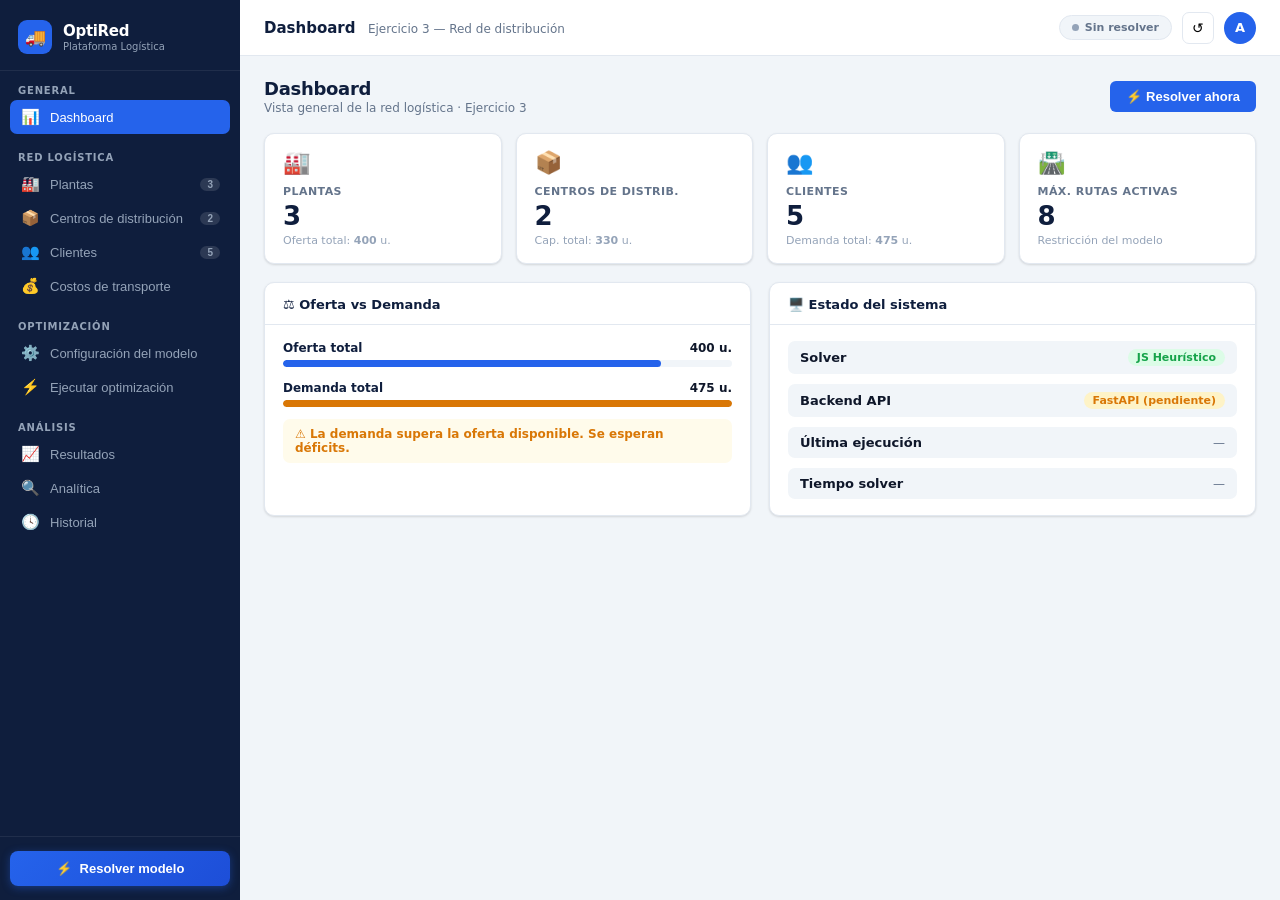
<file: optired-platform.html>
<!DOCTYPE html>
<html lang="es">
<head>
<meta charset="UTF-8">
<meta name="viewport" content="width=device-width, initial-scale=1.0">
<title>OptiRed — Plataforma Logística</title>
<style>
*, *::before, *::after { margin: 0; padding: 0; box-sizing: border-box; }

:root {
  --navy:       #0f1e3d;
  --navy-2:     #172444;
  --navy-3:     #1e2f52;
  --blue:       #2563eb;
  --blue-h:     #1d4ed8;
  --blue-soft:  #eff6ff;
  --cyan:       #06b6d4;
  --green:      #16a34a;
  --green-soft: #f0fdf4;
  --amber:      #d97706;
  --amber-soft: #fffbeb;
  --red:        #dc2626;
  --red-soft:   #fef2f2;
  --purple:     #7c3aed;
  --purple-soft:#f5f3ff;

  --surface:    #ffffff;
  --bg:         #f1f5f9;
  --border:     #e2e8f0;
  --border-2:   #cbd5e1;

  --text:       #0f172a;
  --text-2:     #334155;
  --text-3:     #64748b;
  --text-4:     #94a3b8;

  --sidebar-w:  240px;
  --topbar-h:   56px;

  --radius:     10px;
  --radius-sm:  6px;
  --shadow:     0 1px 3px rgba(0,0,0,.08), 0 1px 2px rgba(0,0,0,.06);
  --shadow-md:  0 4px 16px rgba(0,0,0,.10);
}

body {
  font-family: 'Segoe UI', system-ui, -apple-system, sans-serif;
  background: var(--bg);
  color: var(--text);
  display: flex;
  height: 100vh;
  overflow: hidden;
  font-size: 14px;
}

/* ── SCROLLBAR ──────────────────────────────── */
::-webkit-scrollbar { width: 5px; height: 5px; }
::-webkit-scrollbar-track { background: transparent; }
::-webkit-scrollbar-thumb { background: var(--border-2); border-radius: 10px; }

/* ── SIDEBAR ────────────────────────────────── */
.sidebar {
  width: var(--sidebar-w);
  background: var(--navy);
  display: flex;
  flex-direction: column;
  flex-shrink: 0;
  overflow-y: auto;
  z-index: 20;
}

.sidebar-logo {
  padding: 20px 18px 16px;
  border-bottom: 1px solid rgba(255,255,255,.07);
  display: flex;
  align-items: center;
  gap: 11px;
}
.logo-mark {
  width: 34px; height: 34px;
  background: var(--blue);
  border-radius: 9px;
  display: flex; align-items: center; justify-content: center;
  font-size: 17px;
  flex-shrink: 0;
}
.logo-name { color: #fff; font-size: 15px; font-weight: 800; letter-spacing: -.3px; }
.logo-tagline { color: var(--text-4); font-size: 10px; font-weight: 500; margin-top: 1px; }

.nav-group { padding: 14px 10px 4px; }
.nav-label {
  font-size: 10px; font-weight: 700; color: var(--text-4);
  text-transform: uppercase; letter-spacing: .08em;
  padding: 0 8px; margin-bottom: 4px;
}
.nav-item {
  display: flex; align-items: center; gap: 10px;
  padding: 8px 10px; border-radius: 7px;
  cursor: pointer; color: #94a3b8;
  font-size: 13px; font-weight: 500;
  transition: all .13s;
  border: none; background: none; width: 100%; text-align: left;
}
.nav-item:hover { background: rgba(255,255,255,.06); color: #e2e8f0; }
.nav-item.active { background: var(--blue); color: #fff; }
.nav-item .ni { font-size: 15px; width: 20px; text-align: center; flex-shrink: 0; }
.nav-badge {
  margin-left: auto;
  background: rgba(255,255,255,.12);
  color: #94a3b8; font-size: 10px; font-weight: 700;
  padding: 1px 7px; border-radius: 20px;
}
.nav-item.active .nav-badge { background: rgba(255,255,255,.2); color: #fff; }

.sidebar-footer {
  margin-top: auto;
  padding: 14px 10px;
  border-top: 1px solid rgba(255,255,255,.07);
}
.btn-run {
  width: 100%; padding: 10px;
  background: linear-gradient(135deg, var(--blue) 0%, #1d4ed8 100%);
  color: #fff; border: none; border-radius: 8px;
  font-size: 13px; font-weight: 700; cursor: pointer;
  display: flex; align-items: center; justify-content: center; gap: 8px;
  transition: opacity .15s;
  box-shadow: 0 2px 8px rgba(37,99,235,.4);
}
.btn-run:hover { opacity: .9; }
.btn-run:disabled { opacity: .5; cursor: not-allowed; }

/* ── MAIN ───────────────────────────────────── */
.main { flex: 1; display: flex; flex-direction: column; overflow: hidden; min-width: 0; }

/* ── TOPBAR ─────────────────────────────────── */
.topbar {
  height: var(--topbar-h);
  background: var(--surface);
  border-bottom: 1px solid var(--border);
  display: flex; align-items: center;
  padding: 0 24px; gap: 16px;
  flex-shrink: 0;
}
.topbar-title { font-size: 15px; font-weight: 700; color: var(--navy); flex: 1; }
.topbar-sub { font-size: 12px; color: var(--text-3); font-weight: 400; margin-left: 8px; }

.tabs { display: flex; gap: 2px; }
.tab {
  padding: 6px 14px; border-radius: 6px;
  font-size: 12px; font-weight: 600; color: var(--text-3);
  border: none; background: none; cursor: pointer;
  transition: all .13s;
}
.tab:hover { background: var(--bg); color: var(--text-2); }
.tab.active { background: var(--navy); color: #fff; }

.topbar-actions { display: flex; align-items: center; gap: 10px; }
.status-pill {
  display: flex; align-items: center; gap: 6px;
  padding: 5px 12px; border-radius: 20px;
  font-size: 11px; font-weight: 600;
  background: var(--bg); border: 1px solid var(--border);
  color: var(--text-3);
}
.status-dot { width: 7px; height: 7px; border-radius: 50%; background: var(--text-4); }
.status-dot.green { background: var(--green); box-shadow: 0 0 0 3px #dcfce7; }
.status-dot.amber { background: var(--amber); box-shadow: 0 0 0 3px #fef3c7; }
.status-dot.red { background: var(--red); box-shadow: 0 0 0 3px #fee2e2; }

.avatar {
  width: 32px; height: 32px;
  background: var(--blue); border-radius: 50%;
  display: flex; align-items: center; justify-content: center;
  color: #fff; font-size: 13px; font-weight: 700;
}
.btn-icon {
  width: 32px; height: 32px;
  border: 1px solid var(--border); border-radius: 7px;
  background: var(--surface); cursor: pointer;
  display: flex; align-items: center; justify-content: center;
  font-size: 14px; transition: border-color .13s;
}
.btn-icon:hover { border-color: var(--blue); }

/* ── PAGE ───────────────────────────────────── */
.page { display: none; flex: 1; overflow-y: auto; padding: 22px 24px; flex-direction: column; gap: 18px; }
.page.active { display: flex; }

/* ── CARDS / PANELS ─────────────────────────── */
.card {
  background: var(--surface);
  border: 1px solid var(--border);
  border-radius: var(--radius);
  box-shadow: var(--shadow);
}
.card-header {
  padding: 14px 18px 12px;
  border-bottom: 1px solid var(--border);
  display: flex; align-items: center; justify-content: space-between;
  gap: 12px;
}
.card-title { font-size: 13px; font-weight: 700; color: var(--navy); }
.card-body { padding: 16px 18px; }
.card-footer {
  padding: 10px 18px 14px;
  border-top: 1px solid var(--border);
  display: flex; align-items: center; gap: 10px;
}

/* ── GRID ───────────────────────────────────── */
.g2 { display: grid; grid-template-columns: 1fr 1fr; gap: 18px; }
.g3 { display: grid; grid-template-columns: repeat(3,1fr); gap: 14px; }
.g4 { display: grid; grid-template-columns: repeat(4,1fr); gap: 14px; }
.g5 { display: grid; grid-template-columns: repeat(5,1fr); gap: 12px; }

/* ── KPI ────────────────────────────────────── */
.kpi {
  background: var(--surface);
  border: 1px solid var(--border);
  border-radius: var(--radius);
  padding: 16px 18px;
  box-shadow: var(--shadow);
}
.kpi-icon { font-size: 22px; margin-bottom: 10px; }
.kpi-label { font-size: 11px; color: var(--text-3); font-weight: 600; text-transform: uppercase; letter-spacing: .04em; margin-bottom: 5px; }
.kpi-value { font-size: 26px; font-weight: 800; color: var(--navy); letter-spacing: -.5px; line-height: 1; }
.kpi-sub { font-size: 11px; color: var(--text-4); margin-top: 5px; }
.kpi-change { font-size: 11px; font-weight: 700; margin-top: 5px; }
.kpi-change.up { color: var(--green); }
.kpi-change.down { color: var(--red); }

/* ── BADGE ──────────────────────────────────── */
.badge {
  display: inline-flex; align-items: center;
  padding: 2px 9px; border-radius: 20px;
  font-size: 11px; font-weight: 700;
}
.badge-blue   { background: #dbeafe; color: #1d4ed8; }
.badge-green  { background: #dcfce7; color: var(--green); }
.badge-amber  { background: #fef3c7; color: var(--amber); }
.badge-red    { background: #fee2e2; color: var(--red); }
.badge-purple { background: #ede9fe; color: var(--purple); }
.badge-gray   { background: var(--bg); color: var(--text-3); }

/* ── FORMS ──────────────────────────────────── */
.form-grid { display: grid; gap: 12px; }
.form-grid.g2 { grid-template-columns: 1fr 1fr; }
.form-grid.g3 { grid-template-columns: repeat(3,1fr); }
.form-grid.g4 { grid-template-columns: repeat(4,1fr); }

.field { display: flex; flex-direction: column; gap: 5px; }
.field label {
  font-size: 11px; font-weight: 700; color: var(--text-3);
  text-transform: uppercase; letter-spacing: .05em;
}
.field input, .field select, .field textarea {
  padding: 8px 11px;
  border: 1.5px solid var(--border);
  border-radius: var(--radius-sm);
  font-size: 13px; color: var(--text);
  background: var(--bg);
  transition: border-color .13s, background .13s;
  width: 100%;
  font-family: inherit;
}
.field input:focus, .field select:focus, .field textarea:focus {
  outline: none;
  border-color: var(--blue);
  background: var(--surface);
  box-shadow: 0 0 0 3px rgba(37,99,235,.1);
}
.field .hint { font-size: 11px; color: var(--text-4); }
.field .error-msg { font-size: 11px; color: var(--red); display: none; }
.field.has-error input { border-color: var(--red); }
.field.has-error .error-msg { display: block; }

/* ── TABLE ──────────────────────────────────── */
.tbl-wrap { overflow-x: auto; }
table.tbl {
  width: 100%; border-collapse: collapse;
  font-size: 13px;
}
.tbl th {
  background: var(--bg); color: var(--text-3);
  font-size: 11px; font-weight: 700;
  text-transform: uppercase; letter-spacing: .05em;
  padding: 8px 12px; text-align: left;
  border-bottom: 1px solid var(--border);
  white-space: nowrap;
}
.tbl td {
  padding: 9px 12px;
  border-bottom: 1px solid var(--border);
  color: var(--text-2);
  vertical-align: middle;
}
.tbl tr:last-child td { border-bottom: none; }
.tbl tr:hover td { background: var(--bg); }
.tbl td.name-cell { font-weight: 700; color: var(--navy); }
.tbl td input {
  width: 70px; padding: 4px 7px;
  border: 1px solid var(--border); border-radius: 5px;
  text-align: center; font-size: 12px;
  background: var(--bg);
}
.tbl td input:focus { outline: none; border-color: var(--blue); background: var(--surface); }
.tbl td.center { text-align: center; }

/* ── BUTTONS ────────────────────────────────── */
.btn {
  padding: 8px 16px; border-radius: var(--radius-sm);
  font-size: 13px; font-weight: 600; cursor: pointer;
  border: none; transition: all .13s;
  display: inline-flex; align-items: center; gap: 7px;
}
.btn-primary { background: var(--blue); color: #fff; }
.btn-primary:hover { background: var(--blue-h); }
.btn-secondary {
  background: var(--surface); color: var(--text-2);
  border: 1.5px solid var(--border);
}
.btn-secondary:hover { border-color: var(--blue); color: var(--blue); }
.btn-danger { background: var(--red-soft); color: var(--red); border: 1.5px solid #fecaca; }
.btn-danger:hover { background: #fee2e2; }
.btn-sm { padding: 5px 11px; font-size: 12px; }
.btn:disabled { opacity: .5; cursor: not-allowed; }

/* ── DIVIDER ────────────────────────────────── */
.divider {
  display: flex; align-items: center; gap: 12px;
  margin: 6px 0;
  color: var(--text-3); font-size: 12px; font-weight: 700;
}
.divider::before, .divider::after {
  content: ''; flex: 1; height: 1px; background: var(--border);
}

/* ── ROUTE ROWS ─────────────────────────────── */
.route-row {
  display: flex; align-items: center; gap: 10px;
  padding: 8px 0; border-bottom: 1px solid var(--border);
}
.route-row:last-child { border-bottom: none; }
.rnode { font-weight: 700; font-size: 12px; }
.rarrow { color: var(--text-4); font-size: 12px; }
.runits {
  background: var(--navy); color: #fff;
  border-radius: 20px; padding: 2px 10px;
  font-size: 11px; font-weight: 700;
  margin-left: auto;
}
.rcost { color: var(--text-3); font-size: 12px; }

/* ── PROGRESS ───────────────────────────────── */
.prog-bg { background: var(--bg); border-radius: 20px; height: 7px; overflow: hidden; }
.prog-fill { height: 100%; border-radius: 20px; transition: width .8s; }

/* ── NETWORK SVG ────────────────────────────── */
#net-svg { width: 100%; border-radius: 8px; background: var(--bg); }

/* ── LOADING ─────────────────────────────────── */
.spinner {
  width: 32px; height: 32px;
  border: 3px solid var(--border);
  border-top-color: var(--blue);
  border-radius: 50%;
  animation: spin .6s linear infinite;
}
.spinner-sm { width: 14px; height: 14px; border-width: 2px; }
@keyframes spin { to { transform: rotate(360deg); } }

.loading-box {
  display: flex; align-items: center; justify-content: center;
  flex-direction: column; gap: 10px;
  min-height: 80px;
}

/* ── EMPTY STATE ────────────────────────────── */
.empty-state {
  display: flex; flex-direction: column;
  align-items: center; justify-content: center;
  padding: 40px 20px; text-align: center; gap: 8px;
}
.empty-icon { font-size: 32px; }
.empty-title { font-size: 14px; font-weight: 700; color: var(--text-2); }
.empty-sub { font-size: 12px; color: var(--text-4); max-width: 260px; }

/* ── TOAST ──────────────────────────────────── */
#toast {
  position: fixed; bottom: 24px; right: 24px;
  background: var(--navy); color: #fff;
  padding: 11px 18px; border-radius: 9px;
  font-size: 13px; font-weight: 600;
  box-shadow: var(--shadow-md);
  z-index: 9999;
  transform: translateY(80px); opacity: 0;
  transition: all .25s;
  pointer-events: none;
}
#toast.show { transform: translateY(0); opacity: 1; }

/* ── MODAL ──────────────────────────────────── */
.modal-bg {
  display: none; position: fixed; inset: 0;
  background: rgba(0,0,0,.45);
  z-index: 500;
  align-items: center; justify-content: center;
}
.modal-bg.open { display: flex; }
.modal {
  background: var(--surface);
  border-radius: 12px;
  box-shadow: 0 20px 60px rgba(0,0,0,.25);
  width: 500px; max-width: 95vw;
  max-height: 90vh;
  display: flex; flex-direction: column;
  overflow: hidden;
}
.modal-header {
  padding: 18px 20px 14px;
  border-bottom: 1px solid var(--border);
  display: flex; align-items: center; justify-content: space-between;
}
.modal-title { font-size: 15px; font-weight: 800; color: var(--navy); }
.modal-close {
  width: 28px; height: 28px; border-radius: 6px;
  border: none; background: var(--bg); cursor: pointer;
  font-size: 16px; display: flex; align-items: center; justify-content: center;
}
.modal-body { padding: 20px; overflow-y: auto; flex: 1; }
.modal-footer {
  padding: 14px 20px;
  border-top: 1px solid var(--border);
  display: flex; justify-content: flex-end; gap: 10px;
}

/* ── VALIDATION PANEL ───────────────────────── */
.val-list { display: flex; flex-direction: column; gap: 7px; }
.val-item {
  display: flex; align-items: flex-start; gap: 9px;
  padding: 9px 12px; border-radius: 7px;
  font-size: 12px; font-weight: 600;
}
.val-item.ok  { background: var(--green-soft); color: var(--green); }
.val-item.err { background: var(--red-soft);   color: var(--red); }
.val-item.warn { background: var(--amber-soft); color: var(--amber); }

/* ── ANALYTICS CHART ─────────────────────────── */
.bar-chart { display: flex; align-items: flex-end; gap: 8px; height: 120px; }
.bar-col { display: flex; flex-direction: column; align-items: center; gap: 5px; flex: 1; }
.bar-fill { width: 100%; border-radius: 4px 4px 0 0; transition: height .5s; min-height: 2px; }
.bar-label { font-size: 10px; color: var(--text-3); font-weight: 600; }
.bar-val { font-size: 10px; font-weight: 700; color: var(--text-2); }

/* ── SECTION HEADER ──────────────────────────── */
.sec-header {
  display: flex; align-items: center; justify-content: space-between;
  flex-wrap: wrap; gap: 12px;
}
.sec-title { font-size: 18px; font-weight: 800; color: var(--navy); letter-spacing: -.3px; }
.sec-sub { font-size: 12px; color: var(--text-3); margin-top: 2px; }

/* ── RESULT HERO ─────────────────────────────── */
.result-hero {
  background: linear-gradient(135deg, var(--navy) 0%, var(--navy-3) 100%);
  border-radius: var(--radius);
  padding: 22px 24px;
  color: #fff;
  display: flex; align-items: center; gap: 24px;
  flex-wrap: wrap;
}
.result-hero-main { flex: 1; min-width: 180px; }
.result-cost { font-size: 38px; font-weight: 900; letter-spacing: -1px; }
.result-cost-label { font-size: 12px; color: rgba(255,255,255,.6); margin-bottom: 4px; }
.result-breakdown { display: flex; gap: 20px; flex-wrap: wrap; margin-top: 12px; }
.result-item-val { font-size: 16px; font-weight: 800; }
.result-item-label { font-size: 10px; color: rgba(255,255,255,.5); margin-top: 1px; }
.result-badge {
  background: rgba(255,255,255,.12);
  border: 1px solid rgba(255,255,255,.2);
  color: #fff; border-radius: 8px;
  padding: 12px 16px; text-align: center;
  min-width: 100px;
}
.result-badge-val { font-size: 22px; font-weight: 800; }
.result-badge-label { font-size: 10px; color: rgba(255,255,255,.5); margin-top: 2px; }

/* ── HISTORY ─────────────────────────────────── */
.history-row {
  display: flex; align-items: center; gap: 14px;
  padding: 10px 0; border-bottom: 1px solid var(--border);
}
.history-row:last-child { border-bottom: none; }
.history-num {
  width: 28px; height: 28px; border-radius: 50%;
  background: var(--bg); border: 1px solid var(--border);
  display: flex; align-items: center; justify-content: center;
  font-size: 11px; font-weight: 700; color: var(--text-3);
  flex-shrink: 0;
}
.history-info { flex: 1; }
.history-scenario { font-size: 13px; font-weight: 700; color: var(--navy); }
.history-meta { font-size: 11px; color: var(--text-4); margin-top: 1px; }
.history-cost { font-size: 14px; font-weight: 800; color: var(--text-2); }

/* ── COST MATRIX ─────────────────────────────── */
.matrix-table { border-collapse: collapse; font-size: 12px; }
.matrix-table th, .matrix-table td {
  padding: 6px 12px; border: 1px solid var(--border); text-align: center;
}
.matrix-table th { background: var(--bg); font-weight: 700; color: var(--text-3); }
.matrix-table td input {
  width: 52px; padding: 4px 6px; border: 1px solid var(--border);
  border-radius: 4px; text-align: center; font-size: 12px;
  background: var(--bg);
}
.matrix-table td input:focus { outline: none; border-color: var(--blue); background: #fff; }
</style>
</head>
<body>

<!-- ═══ SIDEBAR ═══════════════════════════════════════════════════════ -->
<aside class="sidebar">
  <div class="sidebar-logo">
    <div class="logo-mark">🚚</div>
    <div>
      <div class="logo-name">OptiRed</div>
      <div class="logo-tagline">Plataforma Logística</div>
    </div>
  </div>

  <div class="nav-group">
    <div class="nav-label">General</div>
    <button class="nav-item active" onclick="nav('dashboard')">
      <span class="ni">📊</span> Dashboard
    </button>
  </div>

  <div class="nav-group">
    <div class="nav-label">Red logística</div>
    <button class="nav-item" onclick="nav('plants')">
      <span class="ni">🏭</span> Plantas
      <span class="nav-badge" id="nb-plants">3</span>
    </button>
    <button class="nav-item" onclick="nav('dcs')">
      <span class="ni">📦</span> Centros de distribución
      <span class="nav-badge" id="nb-dcs">2</span>
    </button>
    <button class="nav-item" onclick="nav('clients')">
      <span class="ni">👥</span> Clientes
      <span class="nav-badge" id="nb-clients">5</span>
    </button>
    <button class="nav-item" onclick="nav('costs')">
      <span class="ni">💰</span> Costos de transporte
    </button>
  </div>

  <div class="nav-group">
    <div class="nav-label">Optimización</div>
    <button class="nav-item" onclick="nav('config')">
      <span class="ni">⚙️</span> Configuración del modelo
    </button>
    <button class="nav-item" onclick="nav('optimize')">
      <span class="ni">⚡</span> Ejecutar optimización
    </button>
  </div>

  <div class="nav-group">
    <div class="nav-label">Análisis</div>
    <button class="nav-item" onclick="nav('results')">
      <span class="ni">📈</span> Resultados
      <span class="nav-badge" id="nb-results" style="display:none;">NEW</span>
    </button>
    <button class="nav-item" onclick="nav('analytics')">
      <span class="ni">🔍</span> Analítica
    </button>
    <button class="nav-item" onclick="nav('history')">
      <span class="ni">🕓</span> Historial
    </button>
  </div>

  <div class="sidebar-footer">
    <button class="btn-run" id="btn-run-global" onclick="runOptimize()">
      <span>⚡</span> Resolver modelo
    </button>
  </div>
</aside>

<!-- ═══ MAIN ═══════════════════════════════════════════════════════════ -->
<div class="main">

  <!-- TOPBAR -->
  <div class="topbar">
    <div style="flex:1;">
      <span class="topbar-title" id="topbar-title">Dashboard</span>
      <span class="topbar-sub" id="topbar-sub">Ejercicio 3 — Red de distribución</span>
    </div>
    <div class="topbar-actions">
      <div class="status-pill">
        <div class="status-dot" id="status-dot"></div>
        <span id="status-text">Sin resolver</span>
      </div>
      <button class="btn-icon" title="Limpiar" onclick="resetAll()">↺</button>
      <div class="avatar">A</div>
    </div>
  </div>

  <!-- ── PAGE: DASHBOARD ──────────────────────────────────────────── -->
  <div class="page active" id="page-dashboard">
    <div class="sec-header">
      <div>
        <div class="sec-title">Dashboard</div>
        <div class="sec-sub">Vista general de la red logística · Ejercicio 3</div>
      </div>
      <button class="btn btn-primary" onclick="runOptimize()">⚡ Resolver ahora</button>
    </div>

    <!-- KPI row 1 -->
    <div class="g4">
      <div class="kpi">
        <div class="kpi-icon">🏭</div>
        <div class="kpi-label">Plantas</div>
        <div class="kpi-value" id="d-plants">3</div>
        <div class="kpi-sub">Oferta total: <b id="d-supply">400</b> u.</div>
      </div>
      <div class="kpi">
        <div class="kpi-icon">📦</div>
        <div class="kpi-label">Centros de distrib.</div>
        <div class="kpi-value" id="d-dcs">2</div>
        <div class="kpi-sub">Cap. total: <b id="d-dccap">330</b> u.</div>
      </div>
      <div class="kpi">
        <div class="kpi-icon">👥</div>
        <div class="kpi-label">Clientes</div>
        <div class="kpi-value" id="d-clients">5</div>
        <div class="kpi-sub">Demanda total: <b id="d-demand">475</b> u.</div>
      </div>
      <div class="kpi">
        <div class="kpi-icon">🛣️</div>
        <div class="kpi-label">Máx. rutas activas</div>
        <div class="kpi-value" id="d-maxroutes">8</div>
        <div class="kpi-sub">Restricción del modelo</div>
      </div>
    </div>

    <!-- KPI row 2 — results (hidden until solved) -->
    <div id="dash-result-kpis" style="display:none;">
      <div class="g4">
        <div class="kpi">
          <div class="kpi-icon">💵</div>
          <div class="kpi-label">Costo total</div>
          <div class="kpi-value" id="d-cost">—</div>
          <div class="kpi-sub">Última optimización</div>
        </div>
        <div class="kpi">
          <div class="kpi-icon">🚛</div>
          <div class="kpi-label">Costo transporte</div>
          <div class="kpi-value" id="d-transport">—</div>
        </div>
        <div class="kpi">
          <div class="kpi-icon">⚠️</div>
          <div class="kpi-label">Penalizaciones</div>
          <div class="kpi-value" id="d-pen">—</div>
        </div>
        <div class="kpi">
          <div class="kpi-icon">📍</div>
          <div class="kpi-label">Rutas utilizadas</div>
          <div class="kpi-value" id="d-routes">—</div>
        </div>
      </div>
    </div>

    <div class="g2">
      <!-- Supply vs Demand -->
      <div class="card">
        <div class="card-header">
          <span class="card-title">⚖️ Oferta vs Demanda</span>
        </div>
        <div class="card-body">
          <div style="margin-bottom:14px;">
            <div style="display:flex;justify-content:space-between;font-size:12px;margin-bottom:5px;">
              <span style="font-weight:700;color:var(--navy);">Oferta total</span>
              <span id="sup-val" style="font-weight:700;">400 u.</span>
            </div>
            <div class="prog-bg"><div class="prog-fill" id="sup-bar" style="width:84%;background:var(--blue);"></div></div>
          </div>
          <div>
            <div style="display:flex;justify-content:space-between;font-size:12px;margin-bottom:5px;">
              <span style="font-weight:700;color:var(--navy);">Demanda total</span>
              <span id="dem-val" style="font-weight:700;">475 u.</span>
            </div>
            <div class="prog-bg"><div class="prog-fill" id="dem-bar" style="width:100%;background:var(--amber);"></div></div>
          </div>
          <div id="demand-warning" style="margin-top:12px;padding:8px 12px;background:var(--amber-soft);border-radius:7px;font-size:12px;color:var(--amber);font-weight:600;">
            ⚠️ La demanda supera la oferta disponible. Se esperan déficits.
          </div>
        </div>
      </div>

      <!-- System status -->
      <div class="card">
        <div class="card-header">
          <span class="card-title">🖥️ Estado del sistema</span>
        </div>
        <div class="card-body" style="display:flex;flex-direction:column;gap:10px;">
          <div style="display:flex;justify-content:space-between;align-items:center;padding:8px 12px;background:var(--bg);border-radius:7px;">
            <span style="font-size:13px;font-weight:600;">Solver</span>
            <span class="badge badge-green">JS Heurístico</span>
          </div>
          <div style="display:flex;justify-content:space-between;align-items:center;padding:8px 12px;background:var(--bg);border-radius:7px;">
            <span style="font-size:13px;font-weight:600;">Backend API</span>
            <span class="badge badge-amber">FastAPI (pendiente)</span>
          </div>
          <div style="display:flex;justify-content:space-between;align-items:center;padding:8px 12px;background:var(--bg);border-radius:7px;">
            <span style="font-size:13px;font-weight:600;">Última ejecución</span>
            <span id="d-lastrun" style="font-size:12px;color:var(--text-3);">—</span>
          </div>
          <div style="display:flex;justify-content:space-between;align-items:center;padding:8px 12px;background:var(--bg);border-radius:7px;">
            <span style="font-size:13px;font-weight:600;">Tiempo solver</span>
            <span id="d-solvertime" style="font-size:12px;color:var(--text-3);">—</span>
          </div>
        </div>
      </div>
    </div>
  </div>

  <!-- ── PAGE: PLANTS ──────────────────────────────────────────────── -->
  <div class="page" id="page-plants">
    <div class="sec-header">
      <div>
        <div class="sec-title">Plantas de producción</div>
        <div class="sec-sub">Gestión de oferta por planta</div>
      </div>
      <button class="btn btn-primary" onclick="openModal('modal-plant', null)">+ Nueva planta</button>
    </div>
    <div class="card">
      <div class="card-header">
        <span class="card-title">🏭 Plantas registradas</span>
        <span class="badge badge-blue" id="plant-count-badge">3 plantas</span>
      </div>
      <div class="card-body" style="padding:0;">
        <div class="tbl-wrap">
          <table class="tbl" id="plant-table">
            <thead>
              <tr>
                <th>ID</th><th>Nombre</th><th>Oferta (u.)</th><th>Estado</th><th>Observaciones</th><th style="text-align:center;">Acciones</th>
              </tr>
            </thead>
            <tbody id="plant-tbody"></tbody>
          </table>
        </div>
      </div>
    </div>
  </div>

  <!-- ── PAGE: DCS ─────────────────────────────────────────────────── -->
  <div class="page" id="page-dcs">
    <div class="sec-header">
      <div>
        <div class="sec-title">Centros de distribución</div>
        <div class="sec-sub">Gestión de capacidad y costos fijos</div>
      </div>
      <button class="btn btn-primary" onclick="openModal('modal-dc', null)">+ Nuevo centro</button>
    </div>
    <div class="card">
      <div class="card-header">
        <span class="card-title">📦 Centros registrados</span>
        <span class="badge badge-purple" id="dc-count-badge">2 centros</span>
      </div>
      <div class="card-body" style="padding:0;">
        <div class="tbl-wrap">
          <table class="tbl">
            <thead>
              <tr><th>ID</th><th>Nombre</th><th>Capacidad (u.)</th><th>Costo fijo ($)</th><th>Estado</th><th style="text-align:center;">Acciones</th></tr>
            </thead>
            <tbody id="dc-tbody"></tbody>
          </table>
        </div>
      </div>
    </div>
  </div>

  <!-- ── PAGE: CLIENTS ─────────────────────────────────────────────── -->
  <div class="page" id="page-clients">
    <div class="sec-header">
      <div>
        <div class="sec-title">Clientes</div>
        <div class="sec-sub">Gestión de demanda y penalizaciones por déficit</div>
      </div>
      <button class="btn btn-primary" onclick="openModal('modal-client', null)">+ Nuevo cliente</button>
    </div>
    <div class="card">
      <div class="card-header">
        <span class="card-title">👥 Clientes registrados</span>
        <span class="badge badge-green" id="client-count-badge">5 clientes</span>
      </div>
      <div class="card-body" style="padding:0;">
        <div class="tbl-wrap">
          <table class="tbl">
            <thead>
              <tr><th>ID</th><th>Nombre</th><th>Demanda (u.)</th><th>Penalización ($/u.)</th><th>Prioridad</th><th style="text-align:center;">Acciones</th></tr>
            </thead>
            <tbody id="client-tbody"></tbody>
          </table>
        </div>
      </div>
    </div>
  </div>

  <!-- ── PAGE: COSTS ───────────────────────────────────────────────── -->
  <div class="page" id="page-costs">
    <div class="sec-header">
      <div>
        <div class="sec-title">Matrices de costos</div>
        <div class="sec-sub">Costos de transporte por ruta ($/unidad)</div>
      </div>
    </div>

    <div class="card">
      <div class="card-header"><span class="card-title">🏭 → 📦 Planta → Centro de distribución</span></div>
      <div class="card-body"><div class="tbl-wrap" id="cost-pd-wrap"></div></div>
    </div>
    <div class="card">
      <div class="card-header"><span class="card-title">📦 → 👥 Centro de distribución → Cliente</span></div>
      <div class="card-body"><div class="tbl-wrap" id="cost-dc-wrap"></div></div>
    </div>
    <div class="card">
      <div class="card-header"><span class="card-title">🏭 → 👥 Planta → Cliente (directo)</span></div>
      <div class="card-body"><div class="tbl-wrap" id="cost-pc-wrap"></div></div>
    </div>
  </div>

  <!-- ── PAGE: CONFIG ──────────────────────────────────────────────── -->
  <div class="page" id="page-config">
    <div class="sec-header">
      <div>
        <div class="sec-title">Configuración del modelo</div>
        <div class="sec-sub">Parámetros generales del solver y restricciones</div>
      </div>
    </div>
    <div class="g2">
      <div class="card">
        <div class="card-header"><span class="card-title">⚙️ Parámetros del solver</span></div>
        <div class="card-body">
          <div class="form-grid g2">
            <div class="field">
              <label>Máx. rutas activas</label>
              <input type="number" id="cfg-maxroutes" value="8" min="1" max="50" onchange="syncConfig()">
              <span class="hint">Límite de segmentos de ruta activos</span>
            </div>
            <div class="field">
              <label>Tiempo máx. ejecución (s)</label>
              <input type="number" id="cfg-timeout" value="30" min="5">
              <span class="hint">Para uso futuro con FastAPI/PuLP</span>
            </div>
            <div class="field">
              <label>Solver</label>
              <select id="cfg-solver">
                <option value="js-heuristic" selected>JS Heurístico (local)</option>
                <option value="fastapi-pulp" disabled>FastAPI + PuLP CBC (próximo)</option>
              </select>
            </div>
            <div class="field">
              <label>Gap de optimalidad (%)</label>
              <input type="number" id="cfg-gap" value="1" min="0" max="100">
              <span class="hint">Para uso futuro con MILP real</span>
            </div>
          </div>
        </div>
        <div class="card-footer">
          <button class="btn btn-primary" onclick="syncConfig(); toast('✅ Configuración guardada')">Guardar cambios</button>
        </div>
      </div>
      <div class="card">
        <div class="card-header"><span class="card-title">🔌 Conexión con backend</span></div>
        <div class="card-body">
          <div class="form-grid">
            <div class="field">
              <label>URL del API</label>
              <input type="text" id="cfg-apiurl" value="http://localhost:8000" placeholder="https://api.optired.com">
              <span class="hint">Endpoint base de FastAPI</span>
            </div>
            <div class="field">
              <label>API Key</label>
              <input type="password" id="cfg-apikey" placeholder="sk-...">
              <span class="hint">Para autenticación futura</span>
            </div>
          </div>
          <div style="margin-top:14px;padding:10px 14px;background:var(--blue-soft);border-radius:8px;font-size:12px;color:#1d4ed8;">
            ℹ️ El backend FastAPI + PuLP CBC está pendiente de implementación. El solver actual es un heurístico local en JavaScript.
          </div>
        </div>
      </div>
    </div>
  </div>

  <!-- ── PAGE: OPTIMIZE ────────────────────────────────────────────── -->
  <div class="page" id="page-optimize">
    <div class="sec-header">
      <div>
        <div class="sec-title">Ejecutar optimización</div>
        <div class="sec-sub">Validación de datos y ejecución del modelo MILP</div>
      </div>
    </div>

    <div class="g2">
      <!-- Validation -->
      <div class="card">
        <div class="card-header">
          <span class="card-title">✅ Validación de datos</span>
          <button class="btn btn-sm btn-secondary" onclick="runValidation()">Validar ahora</button>
        </div>
        <div class="card-body">
          <div class="val-list" id="val-list">
            <div style="color:var(--text-4);font-size:12px;">Haz clic en "Validar ahora" para revisar los datos antes de optimizar.</div>
          </div>
        </div>
      </div>

      <!-- Run panel -->
      <div class="card">
        <div class="card-header"><span class="card-title">⚡ Panel de ejecución</span></div>
        <div class="card-body" style="display:flex;flex-direction:column;gap:14px;">
          <div style="padding:14px;background:var(--bg);border-radius:8px;">
            <div style="font-size:12px;color:var(--text-3);margin-bottom:8px;font-weight:600;">Resumen del escenario actual</div>
            <div style="display:grid;grid-template-columns:1fr 1fr;gap:8px;">
              <div style="font-size:12px;"><span style="color:var(--text-3);">Plantas:</span> <b id="opt-plants">3</b></div>
              <div style="font-size:12px;"><span style="color:var(--text-3);">CDs:</span> <b id="opt-dcs">2</b></div>
              <div style="font-size:12px;"><span style="color:var(--text-3);">Clientes:</span> <b id="opt-clients">5</b></div>
              <div style="font-size:12px;"><span style="color:var(--text-3);">Máx. rutas:</span> <b id="opt-maxr">8</b></div>
              <div style="font-size:12px;"><span style="color:var(--text-3);">Oferta:</span> <b id="opt-supply">400</b> u.</div>
              <div style="font-size:12px;"><span style="color:var(--text-3);">Demanda:</span> <b id="opt-demand">475</b> u.</div>
            </div>
          </div>
          <div id="opt-progress" style="display:none;">
            <div style="display:flex;align-items:center;gap:10px;margin-bottom:8px;">
              <div class="spinner spinner-sm"></div>
              <span style="font-size:13px;font-weight:600;color:var(--text-2);" id="opt-progress-msg">Inicializando solver…</span>
            </div>
            <div class="prog-bg"><div class="prog-fill" id="opt-prog-bar" style="width:0%;background:var(--blue);transition:width .4s;"></div></div>
          </div>
          <button class="btn btn-primary" id="btn-solve-main" onclick="runOptimize()" style="font-size:14px;padding:12px;justify-content:center;">
            ⚡ Ejecutar optimización
          </button>
          <button class="btn btn-secondary btn-sm" onclick="resetAll()">↺ Limpiar resultados</button>
        </div>
      </div>
    </div>
  </div>

  <!-- ── PAGE: RESULTS ─────────────────────────────────────────────── -->
  <div class="page" id="page-results">
    <div class="sec-header">
      <div>
        <div class="sec-title">Resultados</div>
        <div class="sec-sub">Solución óptima de la red logística</div>
      </div>
      <button class="btn btn-secondary" onclick="nav('optimize')">↺ Nueva ejecución</button>
    </div>

    <div id="res-empty" class="card">
      <div class="card-body">
        <div class="empty-state">
          <div class="empty-icon">📊</div>
          <div class="empty-title">Sin resultados todavía</div>
          <div class="empty-sub">Ejecuta el modelo desde el panel de optimización para ver los resultados aquí.</div>
          <button class="btn btn-primary" style="margin-top:8px;" onclick="nav('optimize')">Ir a Optimización</button>
        </div>
      </div>
    </div>

    <div id="res-content" style="display:none;display:flex;flex-direction:column;gap:18px;">

      <!-- Hero cost banner -->
      <div class="result-hero" id="res-hero">
        <div class="result-hero-main">
          <div class="result-cost-label">Costo total de la solución</div>
          <div class="result-cost" id="res-cost">—</div>
          <div class="result-breakdown">
            <div class="result-item">
              <div class="result-item-val" id="res-transport">—</div>
              <div class="result-item-label">Transporte</div>
            </div>
            <div class="result-item">
              <div class="result-item-val" id="res-pen">—</div>
              <div class="result-item-label">Penalizaciones</div>
            </div>
            <div class="result-item">
              <div class="result-item-val" id="res-fixed">—</div>
              <div class="result-item-label">Costos fijos</div>
            </div>
          </div>
        </div>
        <div class="result-badge">
          <div class="result-badge-val" id="res-routes">—</div>
          <div class="result-badge-label">Rutas activas</div>
        </div>
        <div class="result-badge">
          <div class="result-badge-val" id="res-cds-open">—</div>
          <div class="result-badge-label">CDs abiertos</div>
        </div>
        <div class="result-badge">
          <div class="result-badge-val" id="res-deficit">—</div>
          <div class="result-badge-label">Déficit total</div>
        </div>
      </div>

      <div class="g2">
        <!-- Network -->
        <div class="card" style="position:relative;">
          <div class="card-header">
            <span class="card-title">🗺️ Red óptima</span>
            <span class="badge badge-green" id="res-opt-badge">Solución encontrada</span>
          </div>
          <div class="card-body" style="padding:12px;">
            <svg id="net-svg" height="300" viewBox="0 0 500 280"></svg>
          </div>
        </div>

        <!-- Routes -->
        <div class="card">
          <div class="card-header">
            <span class="card-title">📋 Rutas activas</span>
            <span class="badge badge-blue" id="res-routes-badge"></span>
          </div>
          <div class="card-body" style="max-height:300px;overflow-y:auto;" id="routes-list"></div>
        </div>
      </div>

      <!-- Demand satisfaction -->
      <div class="card">
        <div class="card-header">
          <span class="card-title">📊 Satisfacción de demanda por cliente</span>
        </div>
        <div class="card-body" id="demand-bars"></div>
      </div>

      <!-- AI Analysis -->
      <div class="card">
        <div class="card-header">
          <span class="card-title">🤖 Análisis IA del modelo</span>
          <span class="badge badge-blue">Claude</span>
        </div>
        <div class="card-body">
          <div id="ai-text" style="font-size:13px;color:var(--text-2);line-height:1.75;white-space:pre-wrap;"></div>
          <div id="ai-loading" class="loading-box" style="display:none;">
            <div class="spinner"></div>
            <span style="font-size:13px;color:var(--text-3);">Analizando solución…</span>
          </div>
        </div>
      </div>
    </div>
  </div>

  <!-- ── PAGE: ANALYTICS ───────────────────────────────────────────── -->
  <div class="page" id="page-analytics">
    <div class="sec-header">
      <div>
        <div class="sec-title">Analítica</div>
        <div class="sec-sub">Visualización de la última solución</div>
      </div>
    </div>
    <div id="analytics-empty" class="card">
      <div class="card-body">
        <div class="empty-state">
          <div class="empty-icon">🔍</div>
          <div class="empty-title">Sin datos de análisis</div>
          <div class="empty-sub">Ejecuta una optimización primero.</div>
          <button class="btn btn-primary" style="margin-top:8px;" onclick="nav('optimize')">Optimizar</button>
        </div>
      </div>
    </div>
    <div id="analytics-content" style="display:none;display:flex;flex-direction:column;gap:18px;">
      <div class="g2">
        <div class="card">
          <div class="card-header"><span class="card-title">💰 Distribución de costos</span></div>
          <div class="card-body">
            <div class="bar-chart" id="chart-costs"></div>
          </div>
        </div>
        <div class="card">
          <div class="card-header"><span class="card-title">👥 Déficit por cliente</span></div>
          <div class="card-body">
            <div class="bar-chart" id="chart-deficit"></div>
          </div>
        </div>
      </div>
      <div class="card">
        <div class="card-header"><span class="card-title">📦 Uso de capacidad de CDs</span></div>
        <div class="card-body" id="chart-dc-usage"></div>
      </div>
    </div>
  </div>

  <!-- ── PAGE: HISTORY ─────────────────────────────────────────────── -->
  <div class="page" id="page-history">
    <div class="sec-header">
      <div>
        <div class="sec-title">Historial</div>
        <div class="sec-sub">Registro de optimizaciones ejecutadas</div>
      </div>
    </div>
    <div class="card">
      <div class="card-header">
        <span class="card-title">🕓 Ejecuciones registradas</span>
        <span class="badge badge-gray" id="history-count">0 registros</span>
      </div>
      <div class="card-body" id="history-list">
        <div class="empty-state">
          <div class="empty-icon">🕓</div>
          <div class="empty-title">Sin historial</div>
          <div class="empty-sub">Cada optimización ejecutada quedará registrada aquí.</div>
        </div>
      </div>
    </div>
  </div>

</div><!-- /main -->

<!-- ═══ MODALS ══════════════════════════════════════════════════════ -->

<!-- Modal: Plant -->
<div class="modal-bg" id="modal-plant">
  <div class="modal">
    <div class="modal-header">
      <span class="modal-title" id="modal-plant-title">Nueva planta</span>
      <button class="modal-close" onclick="closeModal('modal-plant')">✕</button>
    </div>
    <div class="modal-body">
      <div class="form-grid g2">
        <div class="field">
          <label>ID</label>
          <input id="mpl-id" placeholder="P1" readonly style="background:var(--bg);color:var(--text-3);">
        </div>
        <div class="field">
          <label>Nombre</label>
          <input id="mpl-name" placeholder="Planta Norte">
        </div>
        <div class="field">
          <label>Oferta (u.)</label>
          <input type="number" id="mpl-supply" value="100" min="0">
        </div>
        <div class="field">
          <label>Estado</label>
          <select id="mpl-status">
            <option value="Activa">Activa</option>
            <option value="Inactiva">Inactiva</option>
          </select>
        </div>
        <div class="field" style="grid-column:span 2;">
          <label>Observaciones</label>
          <input id="mpl-notes" placeholder="Opcional">
        </div>
      </div>
    </div>
    <div class="modal-footer">
      <button class="btn btn-secondary" onclick="closeModal('modal-plant')">Cancelar</button>
      <button class="btn btn-primary" onclick="savePlant()">Guardar</button>
    </div>
  </div>
</div>

<!-- Modal: DC -->
<div class="modal-bg" id="modal-dc">
  <div class="modal">
    <div class="modal-header">
      <span class="modal-title" id="modal-dc-title">Nuevo centro</span>
      <button class="modal-close" onclick="closeModal('modal-dc')">✕</button>
    </div>
    <div class="modal-body">
      <div class="form-grid g2">
        <div class="field">
          <label>ID</label>
          <input id="mdc-id" placeholder="CD1" readonly style="background:var(--bg);color:var(--text-3);">
        </div>
        <div class="field">
          <label>Nombre</label>
          <input id="mdc-name" placeholder="Centro Norte">
        </div>
        <div class="field">
          <label>Capacidad (u.)</label>
          <input type="number" id="mdc-cap" value="180" min="0">
        </div>
        <div class="field">
          <label>Costo fijo ($)</label>
          <input type="number" id="mdc-fix" value="1000" min="0">
        </div>
        <div class="field">
          <label>Estado</label>
          <select id="mdc-status">
            <option value="Disponible">Disponible</option>
            <option value="Inactivo">Inactivo</option>
          </select>
        </div>
      </div>
    </div>
    <div class="modal-footer">
      <button class="btn btn-secondary" onclick="closeModal('modal-dc')">Cancelar</button>
      <button class="btn btn-primary" onclick="saveDC()">Guardar</button>
    </div>
  </div>
</div>

<!-- Modal: Client -->
<div class="modal-bg" id="modal-client">
  <div class="modal">
    <div class="modal-header">
      <span class="modal-title" id="modal-client-title">Nuevo cliente</span>
      <button class="modal-close" onclick="closeModal('modal-client')">✕</button>
    </div>
    <div class="modal-body">
      <div class="form-grid g2">
        <div class="field">
          <label>ID</label>
          <input id="mcl-id" placeholder="C1" readonly style="background:var(--bg);color:var(--text-3);">
        </div>
        <div class="field">
          <label>Nombre</label>
          <input id="mcl-name" placeholder="Cliente A">
        </div>
        <div class="field">
          <label>Demanda (u.)</label>
          <input type="number" id="mcl-demand" value="90" min="0">
        </div>
        <div class="field">
          <label>Penalización ($/u.)</label>
          <input type="number" id="mcl-pen" value="20" min="0">
        </div>
        <div class="field">
          <label>Prioridad</label>
          <select id="mcl-priority">
            <option value="Alta">Alta</option>
            <option value="Media" selected>Media</option>
            <option value="Baja">Baja</option>
          </select>
        </div>
      </div>
    </div>
    <div class="modal-footer">
      <button class="btn btn-secondary" onclick="closeModal('modal-client')">Cancelar</button>
      <button class="btn btn-primary" onclick="saveClient()">Guardar</button>
    </div>
  </div>
</div>

<!-- Toast -->
<div id="toast"></div>

<script>
// ═══════════════════════════════════════════════════════════════════
// DATA STORE — Ejercicio 3 defaults
// ═══════════════════════════════════════════════════════════════════
const DB = {
  plants: [
    { id:'P1', name:'Planta 1', supply:100, status:'Activa', notes:'' },
    { id:'P2', name:'Planta 2', supply:140, status:'Activa', notes:'' },
    { id:'P3', name:'Planta 3', supply:160, status:'Activa', notes:'' },
  ],
  dcs: [
    { id:'CD1', name:'Centro 1', cap:180, fix:1000, status:'Disponible' },
    { id:'CD2', name:'Centro 2', cap:150, fix:900,  status:'Disponible' },
  ],
  clients: [
    { id:'C1', name:'Cliente 1', demand:90,  pen:20, priority:'Media' },
    { id:'C2', name:'Cliente 2', demand:100, pen:22, priority:'Media' },
    { id:'C3', name:'Cliente 3', demand:110, pen:25, priority:'Alta'  },
    { id:'C4', name:'Cliente 4', demand:80,  pen:18, priority:'Baja'  },
    { id:'C5', name:'Cliente 5', demand:95,  pen:21, priority:'Media' },
  ],
  config: { maxRoutes:8, timeout:30, solver:'js-heuristic', gap:1, apiUrl:'http://localhost:8000', apiKey:'' },

  // Cost matrices [plant][dc], [dc][client], [plant][client]
  cost_pd: [[3,5],[4,3],[5,4]],
  cost_dc: [[3,4,5,6,6],[5,3,4,4,5]],
  cost_pc: [[8,7,9,10,11],[6,8,7,9,8],[7,6,8,8,7]],

  // Last solution
  lastSol: null,
  history: [],
};

// modal editing index
let editIdx = { plant: null, dc: null, client: null };

// ═══════════════════════════════════════════════════════════════════
// NAVIGATION
// ═══════════════════════════════════════════════════════════════════
const PAGE_TITLES = {
  dashboard:'Dashboard', plants:'Plantas', dcs:'Centros de distribución',
  clients:'Clientes', costs:'Costos de transporte', config:'Configuración del modelo',
  optimize:'Ejecutar optimización', results:'Resultados',
  analytics:'Analítica', history:'Historial',
};

function nav(page) {
  document.querySelectorAll('.page').forEach(p => p.classList.remove('active'));
  document.querySelectorAll('.nav-item').forEach(b => b.classList.remove('active'));
  document.getElementById('page-' + page).classList.add('active');
  document.querySelectorAll('.nav-item').forEach(b => {
    if (b.getAttribute('onclick') === `nav('${page}')`) b.classList.add('active');
  });
  document.getElementById('topbar-title').textContent = PAGE_TITLES[page] || page;
  refreshPage(page);
}

function refreshPage(page) {
  if (page === 'plants')    renderPlants();
  if (page === 'dcs')       renderDCs();
  if (page === 'clients')   renderClients();
  if (page === 'costs')     renderCostMatrices();
  if (page === 'optimize')  refreshOptimizePage();
  if (page === 'results')   refreshResultsPage();
  if (page === 'analytics') refreshAnalytics();
  if (page === 'history')   renderHistory();
  if (page === 'dashboard') refreshDashboard();
}

// ═══════════════════════════════════════════════════════════════════
// TOAST
// ═══════════════════════════════════════════════════════════════════
let toastTimer;
function toast(msg) {
  const el = document.getElementById('toast');
  el.textContent = msg;
  el.classList.add('show');
  clearTimeout(toastTimer);
  toastTimer = setTimeout(() => el.classList.remove('show'), 2600);
}

// ═══════════════════════════════════════════════════════════════════
// MODALS
// ═══════════════════════════════════════════════════════════════════
function openModal(id, idx) {
  if (id === 'modal-plant') {
    editIdx.plant = idx;
    const p = idx !== null ? DB.plants[idx] : null;
    document.getElementById('modal-plant-title').textContent = p ? 'Editar planta' : 'Nueva planta';
    document.getElementById('mpl-id').value     = p ? p.id : 'P' + (DB.plants.length + 1);
    document.getElementById('mpl-name').value   = p ? p.name : '';
    document.getElementById('mpl-supply').value = p ? p.supply : 100;
    document.getElementById('mpl-status').value = p ? p.status : 'Activa';
    document.getElementById('mpl-notes').value  = p ? p.notes : '';
  }
  if (id === 'modal-dc') {
    editIdx.dc = idx;
    const d = idx !== null ? DB.dcs[idx] : null;
    document.getElementById('modal-dc-title').textContent = d ? 'Editar centro' : 'Nuevo centro';
    document.getElementById('mdc-id').value     = d ? d.id : 'CD' + (DB.dcs.length + 1);
    document.getElementById('mdc-name').value   = d ? d.name : '';
    document.getElementById('mdc-cap').value    = d ? d.cap : 180;
    document.getElementById('mdc-fix').value    = d ? d.fix : 1000;
    document.getElementById('mdc-status').value = d ? d.status : 'Disponible';
  }
  if (id === 'modal-client') {
    editIdx.client = idx;
    const c = idx !== null ? DB.clients[idx] : null;
    document.getElementById('modal-client-title').textContent = c ? 'Editar cliente' : 'Nuevo cliente';
    document.getElementById('mcl-id').value       = c ? c.id : 'C' + (DB.clients.length + 1);
    document.getElementById('mcl-name').value     = c ? c.name : '';
    document.getElementById('mcl-demand').value   = c ? c.demand : 90;
    document.getElementById('mcl-pen').value      = c ? c.pen : 20;
    document.getElementById('mcl-priority').value = c ? c.priority : 'Media';
  }
  document.getElementById(id).classList.add('open');
}

function closeModal(id) {
  document.getElementById(id).classList.remove('open');
}

function savePlant() {
  const idx = editIdx.plant;
  const obj = {
    id:     document.getElementById('mpl-id').value,
    name:   document.getElementById('mpl-name').value || 'Planta',
    supply: +document.getElementById('mpl-supply').value,
    status: document.getElementById('mpl-status').value,
    notes:  document.getElementById('mpl-notes').value,
  };
  if (idx !== null) DB.plants[idx] = obj;
  else {
    DB.plants.push(obj);
    // Extend cost matrices
    DB.cost_pd.push(new Array(DB.dcs.length).fill(5));
    DB.cost_pc.push(new Array(DB.clients.length).fill(8));
  }
  closeModal('modal-plant');
  renderPlants();
  refreshDashboard();
  toast('✅ Planta guardada');
}

function saveDC() {
  const idx = editIdx.dc;
  const obj = {
    id:     document.getElementById('mdc-id').value,
    name:   document.getElementById('mdc-name').value || 'Centro',
    cap:    +document.getElementById('mdc-cap').value,
    fix:    +document.getElementById('mdc-fix').value,
    status: document.getElementById('mdc-status').value,
  };
  if (idx !== null) DB.dcs[idx] = obj;
  else {
    DB.dcs.push(obj);
    DB.cost_pd.forEach(row => row.push(5));
    DB.cost_dc.push(new Array(DB.clients.length).fill(4));
  }
  closeModal('modal-dc');
  renderDCs();
  refreshDashboard();
  toast('✅ Centro guardado');
}

function saveClient() {
  const idx = editIdx.client;
  const obj = {
    id:       document.getElementById('mcl-id').value,
    name:     document.getElementById('mcl-name').value || 'Cliente',
    demand:   +document.getElementById('mcl-demand').value,
    pen:      +document.getElementById('mcl-pen').value,
    priority: document.getElementById('mcl-priority').value,
  };
  if (idx !== null) DB.clients[idx] = obj;
  else {
    DB.clients.push(obj);
    DB.cost_dc.forEach(row => row.push(5));
    DB.cost_pc.forEach(row => row.push(8));
  }
  closeModal('modal-client');
  renderClients();
  refreshDashboard();
  toast('✅ Cliente guardado');
}

function deleteItem(type, idx) {
  if (!confirm('¿Eliminar este elemento?')) return;
  if (type === 'plant')  { DB.plants.splice(idx,1);  DB.cost_pd.splice(idx,1);  DB.cost_pc.splice(idx,1);  renderPlants();  }
  if (type === 'dc')     { DB.dcs.splice(idx,1);     DB.cost_pd.forEach(r=>r.splice(idx,1)); DB.cost_dc.splice(idx,1); renderDCs(); }
  if (type === 'client') { DB.clients.splice(idx,1); DB.cost_dc.forEach(r=>r.splice(idx,1)); DB.cost_pc.forEach(r=>r.splice(idx,1)); renderClients(); }
  refreshDashboard();
  toast('🗑️ Eliminado');
}

// ═══════════════════════════════════════════════════════════════════
// RENDER TABLES
// ═══════════════════════════════════════════════════════════════════
function priorityBadge(p) {
  const cls = p==='Alta'?'badge-red':p==='Media'?'badge-amber':'badge-gray';
  return `<span class="badge ${cls}">${p}</span>`;
}
function statusBadge(s) {
  const ok = s==='Activa'||s==='Disponible';
  return `<span class="badge ${ok?'badge-green':'badge-gray'}">${s}</span>`;
}
function actionBtns(type, idx) {
  return `<div style="display:flex;gap:6px;justify-content:center;">
    <button class="btn btn-sm btn-secondary" onclick="openModal('modal-${type}',${idx})">✏️ Editar</button>
    <button class="btn btn-sm btn-danger"    onclick="deleteItem('${type}',${idx})">🗑️</button>
  </div>`;
}

function renderPlants() {
  const tbody = document.getElementById('plant-tbody');
  tbody.innerHTML = DB.plants.map((p,i) => `
    <tr>
      <td class="name-cell">${p.id}</td>
      <td>${p.name}</td>
      <td class="center"><b>${p.supply}</b></td>
      <td class="center">${statusBadge(p.status)}</td>
      <td style="color:var(--text-3);font-size:12px;">${p.notes||'—'}</td>
      <td>${actionBtns('plant',i)}</td>
    </tr>`).join('');
  document.getElementById('plant-count-badge').textContent = DB.plants.length + ' plantas';
  document.getElementById('nb-plants').textContent = DB.plants.length;
}

function renderDCs() {
  const tbody = document.getElementById('dc-tbody');
  tbody.innerHTML = DB.dcs.map((d,i) => `
    <tr>
      <td class="name-cell">${d.id}</td>
      <td>${d.name}</td>
      <td class="center"><b>${d.cap}</b></td>
      <td class="center">$${d.fix.toLocaleString()}</td>
      <td class="center">${statusBadge(d.status)}</td>
      <td>${actionBtns('dc',i)}</td>
    </tr>`).join('');
  document.getElementById('dc-count-badge').textContent = DB.dcs.length + ' centros';
  document.getElementById('nb-dcs').textContent = DB.dcs.length;
}

function renderClients() {
  const tbody = document.getElementById('client-tbody');
  tbody.innerHTML = DB.clients.map((c,i) => `
    <tr>
      <td class="name-cell">${c.id}</td>
      <td>${c.name}</td>
      <td class="center"><b>${c.demand}</b></td>
      <td class="center">$${c.pen}</td>
      <td class="center">${priorityBadge(c.priority)}</td>
      <td>${actionBtns('client',i)}</td>
    </tr>`).join('');
  document.getElementById('client-count-badge').textContent = DB.clients.length + ' clientes';
  document.getElementById('nb-clients').textContent = DB.clients.length;
}

// ═══════════════════════════════════════════════════════════════════
// COST MATRICES (editable)
// ═══════════════════════════════════════════════════════════════════
function renderCostMatrices() {
  renderMatrix('cost-pd-wrap', DB.plants.map(p=>p.id), DB.dcs.map(d=>d.id), DB.cost_pd, 'pd');
  renderMatrix('cost-dc-wrap', DB.dcs.map(d=>d.id), DB.clients.map(c=>c.id), DB.cost_dc, 'dc');
  renderMatrix('cost-pc-wrap', DB.plants.map(p=>p.id), DB.clients.map(c=>c.id), DB.cost_pc, 'pc');
}

function renderMatrix(containerId, rows, cols, data, prefix) {
  const el = document.getElementById(containerId);
  const header = `<tr><th>↓ \\ →</th>${cols.map(c=>`<th>${c}</th>`).join('')}</tr>`;
  const body = rows.map((r,ri) =>
    `<tr><th>${r}</th>${cols.map((c,ci) =>
      `<td><input type="number" value="${data[ri][ci]}" onchange="updateCost('${prefix}',${ri},${ci},this.value)"></td>`
    ).join('')}</tr>`
  ).join('');
  el.innerHTML = `<table class="matrix-table"><thead>${header}</thead><tbody>${body}</tbody></table>`;
}

function updateCost(prefix, ri, ci, val) {
  const v = parseFloat(val) || 0;
  if (prefix==='pd') DB.cost_pd[ri][ci] = v;
  if (prefix==='dc') DB.cost_dc[ri][ci] = v;
  if (prefix==='pc') DB.cost_pc[ri][ci] = v;
}

// ═══════════════════════════════════════════════════════════════════
// CONFIG SYNC
// ═══════════════════════════════════════════════════════════════════
function syncConfig() {
  DB.config.maxRoutes = +document.getElementById('cfg-maxroutes').value || 8;
  refreshDashboard();
}

// ═══════════════════════════════════════════════════════════════════
// DASHBOARD
// ═══════════════════════════════════════════════════════════════════
function refreshDashboard() {
  const supply = DB.plants.reduce((s,p)=>s+p.supply,0);
  const demand = DB.clients.reduce((s,c)=>s+c.demand,0);
  const dcCap  = DB.dcs.reduce((s,d)=>s+d.cap,0);

  document.getElementById('d-plants').textContent    = DB.plants.length;
  document.getElementById('d-dcs').textContent       = DB.dcs.length;
  document.getElementById('d-clients').textContent   = DB.clients.length;
  document.getElementById('d-maxroutes').textContent = DB.config.maxRoutes;
  document.getElementById('d-supply').textContent    = supply;
  document.getElementById('d-demand').textContent    = demand;
  document.getElementById('d-dccap').textContent     = dcCap;
  document.getElementById('sup-val').textContent     = supply + ' u.';
  document.getElementById('dem-val').textContent     = demand + ' u.';

  const maxBar = Math.max(supply, demand);
  document.getElementById('sup-bar').style.width = (supply/maxBar*100) + '%';
  document.getElementById('dem-bar').style.width = (demand/maxBar*100) + '%';
  document.getElementById('demand-warning').style.display = demand > supply ? 'block' : 'none';

  if (DB.lastSol) {
    const s = DB.lastSol;
    document.getElementById('dash-result-kpis').style.display = 'block';
    document.getElementById('d-cost').textContent      = '$' + s.obj.toLocaleString();
    document.getElementById('d-transport').textContent = '$' + s.transport.toLocaleString();
    document.getElementById('d-pen').textContent       = '$' + s.penTotal.toLocaleString();
    document.getElementById('d-routes').textContent    = s.routesUsed.size + ' / ' + DB.config.maxRoutes;
  }
}

// ═══════════════════════════════════════════════════════════════════
// VALIDATION
// ═══════════════════════════════════════════════════════════════════
function runValidation() {
  const issues = [];
  const supply = DB.plants.reduce((s,p)=>s+p.supply,0);
  const demand = DB.clients.reduce((s,c)=>s+c.demand,0);

  if (DB.plants.length === 0) issues.push({t:'err', msg:'No hay plantas registradas.'});
  if (DB.dcs.length === 0)    issues.push({t:'err', msg:'No hay centros de distribución.'});
  if (DB.clients.length === 0) issues.push({t:'err', msg:'No hay clientes registrados.'});

  DB.plants.forEach(p => {
    if (p.supply < 0) issues.push({t:'err', msg:`Planta ${p.id}: oferta negativa (${p.supply}).`});
    if (p.supply === 0) issues.push({t:'warn', msg:`Planta ${p.id}: oferta cero, no contribuirá.`});
  });
  DB.dcs.forEach(d => {
    if (d.cap <= 0) issues.push({t:'err', msg:`Centro ${d.id}: capacidad inválida (${d.cap}).`});
    if (d.fix < 0)  issues.push({t:'err', msg:`Centro ${d.id}: costo fijo negativo.`});
  });
  DB.clients.forEach(c => {
    if (c.demand < 0) issues.push({t:'err', msg:`Cliente ${c.id}: demanda negativa.`});
    if (c.pen < 0)    issues.push({t:'err', msg:`Cliente ${c.id}: penalización negativa.`});
  });
  if (demand > supply) issues.push({t:'warn', msg:`Demanda (${demand}) supera oferta (${supply}). Se esperan déficits.`});
  if (DB.config.maxRoutes < 1) issues.push({t:'err', msg:'Máx. rutas activas debe ser ≥ 1.'});

  const list = document.getElementById('val-list');
  if (issues.length === 0) {
    list.innerHTML = `<div class="val-item ok">✅ Todos los datos son válidos. El modelo está listo para ejecutarse.</div>`;
  } else {
    const hasErr = issues.some(i=>i.t==='err');
    list.innerHTML = issues.map(i =>
      `<div class="val-item ${i.t}">${i.t==='err'?'❌':i.t==='warn'?'⚠️':'✅'} ${i.msg}</div>`
    ).join('');
    if (!hasErr) list.innerHTML += `<div class="val-item ok" style="margin-top:8px;">✅ Sin errores críticos. Se puede ejecutar.</div>`;
  }
  return !issues.some(i=>i.t==='err');
}

function refreshOptimizePage() {
  const supply = DB.plants.reduce((s,p)=>s+p.supply,0);
  const demand = DB.clients.reduce((s,c)=>s+c.demand,0);
  document.getElementById('opt-plants').textContent  = DB.plants.length;
  document.getElementById('opt-dcs').textContent     = DB.dcs.length;
  document.getElementById('opt-clients').textContent = DB.clients.length;
  document.getElementById('opt-maxr').textContent    = DB.config.maxRoutes;
  document.getElementById('opt-supply').textContent  = supply;
  document.getElementById('opt-demand').textContent  = demand;
}

// ═══════════════════════════════════════════════════════════════════
// SOLVER (Heurístico JS — misma lógica del original, generalizada)
// ═══════════════════════════════════════════════════════════════════
function heuristicSolve() {
  const { plants, dcs, clients, config, cost_pd, cost_dc, cost_pc } = DB;
  const nP = plants.length, nD = dcs.length, nC = clients.length;
  const subsets = [];
  for (let mask = 0; mask < (1 << nD); mask++) {
    subsets.push(Array.from({length:nD}, (_,i) => !!(mask & (1<<i))));
  }
  let bestObj = Infinity, bestSol = null;
  for (const dcOpen of subsets) {
    const sol = trySolve(dcOpen, plants, dcs, clients, config, cost_pd, cost_dc, cost_pc);
    if (sol && sol.obj < bestObj) { bestObj = sol.obj; bestSol = sol; }
  }
  return bestSol;
}

function trySolve(dcOpen, plants, dcs, clients, config, cost_pd, cost_dc, cost_pc) {
  const nP = plants.length, nD = dcs.length, nC = clients.length;
  const supply  = plants.map(p => p.supply);
  const dcCap   = dcs.map((d,i) => dcOpen[i] ? d.cap : 0);
  const demand  = clients.map(c => c.demand);
  const dcFlow  = new Array(nD).fill(0);

  const flowsPD = Array.from({length:nP},()=>new Array(nD).fill(0));
  const flowsDC = Array.from({length:nD},()=>new Array(nC).fill(0));
  const flowsPC = Array.from({length:nP},()=>new Array(nC).fill(0));

  const candidates = [];
  for (let p=0;p<nP;p++) for (let d=0;d<nD;d++) if (dcOpen[d])
    for (let c=0;c<nC;c++)
      candidates.push({type:'pdc',p,d,c,cost:cost_pd[p][d]+cost_dc[d][c]});
  for (let p=0;p<nP;p++) for (let c=0;c<nC;c++)
    candidates.push({type:'direct',p,c,cost:cost_pc[p][c]});
  candidates.sort((a,b)=>a.cost-b.cost);

  const routesUsed = new Set();
  for (const r of candidates) {
    if (demand[r.c]<=0||supply[r.p]<=0) continue;
    if (r.type==='pdc') {
      const room = dcCap[r.d]-dcFlow[r.d];
      if (room<=0) continue;
      const amt = Math.min(supply[r.p],room,demand[r.c]);
      if (amt<=0) continue;
      routesUsed.add(`P${r.p+1}→CD${r.d+1}`); routesUsed.add(`CD${r.d+1}→C${r.c+1}`);
      flowsPD[r.p][r.d]+=amt; flowsDC[r.d][r.c]+=amt; dcFlow[r.d]+=amt;
      supply[r.p]-=amt; demand[r.c]-=amt;
    } else {
      const amt = Math.min(supply[r.p],demand[r.c]);
      if (amt<=0) continue;
      routesUsed.add(`P${r.p+1}→C${r.c+1}`);
      flowsPC[r.p][r.c]+=amt; supply[r.p]-=amt; demand[r.c]-=amt;
    }
  }
  if (routesUsed.size > config.maxRoutes) return null;

  const deficit = demand.map(d=>Math.max(0,d));
  let transport=0, penTotal=0, fixedTotal=0;
  for (let p=0;p<nP;p++) for (let d=0;d<nD;d++) transport+=flowsPD[p][d]*cost_pd[p][d];
  for (let d=0;d<nD;d++) for (let c=0;c<nC;c++) transport+=flowsDC[d][c]*cost_dc[d][c];
  for (let p=0;p<nP;p++) for (let c=0;c<nC;c++) transport+=flowsPC[p][c]*cost_pc[p][c];
  for (let c=0;c<clients.length;c++) penTotal+=deficit[c]*clients[c].pen;
  for (let d=0;d<nD;d++) if (dcOpen[d]) fixedTotal+=dcs[d].fix;

  return { obj:transport+penTotal+fixedTotal, transport, penTotal, fixedTotal,
           flowsPD, flowsDC, flowsPC, deficit, routesUsed, dcOpen };
}

// ═══════════════════════════════════════════════════════════════════
// RUN OPTIMIZE
// ═══════════════════════════════════════════════════════════════════
async function runOptimize() {
  const valid = runValidation();
  if (!valid) { nav('optimize'); toast('⚠️ Corrige los errores antes de optimizar'); return; }

  const btn1 = document.getElementById('btn-run-global');
  const btn2 = document.getElementById('btn-solve-main');
  [btn1,btn2].forEach(b => { if(b){b.disabled=true; b.innerHTML='<span class="spinner spinner-sm" style="display:inline-block;"></span> Resolviendo…';} });

  setStatus('Resolviendo…','amber');
  const prog = document.getElementById('opt-progress');
  if (prog) prog.style.display='block';
  const bar = document.getElementById('opt-prog-bar');
  const msgs = ['Inicializando solver…','Evaluando subconjuntos de CDs…','Asignando flujos…','Calculando costos…'];
  for (let i=0;i<4;i++) {
    const msg = document.getElementById('opt-progress-msg');
    if (msg) msg.textContent = msgs[i];
    if (bar) bar.style.width = ((i+1)*25)+'%';
    await sleep(350);
  }

  const t0 = performance.now();
  const sol = heuristicSolve();
  const elapsed = ((performance.now()-t0)/1000).toFixed(3);

  if (prog) prog.style.display='none';
  [btn1,btn2].forEach(b => { if(b){b.disabled=false; b.innerHTML=b===btn1?'⚡ Resolver modelo':'⚡ Ejecutar optimización';} });

  if (!sol) {
    setStatus('Sin solución','red');
    toast('⚠️ No se encontró solución factible');
    return;
  }

  DB.lastSol = sol;
  DB.lastSol.time = elapsed;
  DB.lastSol.ts   = new Date().toLocaleString('es-CO');

  // Save history
  DB.history.unshift({
    n:     DB.history.length+1,
    ts:    DB.lastSol.ts,
    time:  elapsed,
    obj:   sol.obj,
    deficit: sol.deficit.reduce((a,b)=>a+b,0),
    routes: sol.routesUsed.size,
    cdsOpen: sol.dcOpen.filter(Boolean).length,
  });

  setStatus('✅ Solución óptima','green');
  document.getElementById('d-lastrun').textContent    = DB.lastSol.ts;
  document.getElementById('d-solvertime').textContent = elapsed + ' s';
  document.getElementById('nb-results').style.display = 'inline-flex';

  refreshDashboard();
  toast('✅ Solución encontrada en ' + elapsed + 's');
  nav('results');
}

function sleep(ms) { return new Promise(r => setTimeout(r, ms)); }

function setStatus(text, state) {
  document.getElementById('status-text').textContent = text;
  const dot = document.getElementById('status-dot');
  dot.className = 'status-dot';
  if (state==='green') dot.classList.add('green');
  if (state==='amber') dot.classList.add('amber');
  if (state==='red')   dot.classList.add('red');
}

function resetAll() {
  DB.lastSol = null;
  setStatus('Sin resolver','');
  document.getElementById('nb-results').style.display='none';
  document.getElementById('dash-result-kpis').style.display='none';
  toast('↺ Resultados limpiados');
}

// ═══════════════════════════════════════════════════════════════════
// RESULTS PAGE
// ═══════════════════════════════════════════════════════════════════
function refreshResultsPage() {
  const sol = DB.lastSol;
  document.getElementById('res-empty').style.display    = sol ? 'none' : 'block';
  document.getElementById('res-content').style.display  = sol ? 'flex' : 'none';
  if (!sol) return;

  const defTotal = sol.deficit.reduce((a,b)=>a+b,0);
  const cdsOpen  = sol.dcOpen.filter(Boolean).length;

  document.getElementById('res-cost').textContent      = '$' + sol.obj.toLocaleString();
  document.getElementById('res-transport').textContent = '$' + sol.transport.toLocaleString();
  document.getElementById('res-pen').textContent       = '$' + sol.penTotal.toLocaleString();
  document.getElementById('res-fixed').textContent     = '$' + sol.fixedTotal.toLocaleString();
  document.getElementById('res-routes').textContent    = sol.routesUsed.size;
  document.getElementById('res-cds-open').textContent  = cdsOpen + '/' + DB.dcs.length;
  document.getElementById('res-deficit').textContent   = defTotal + ' u.';

  drawNetwork(sol);
  renderRoutesList(sol);
  renderDemandBars(sol);
  renderAIAnalysis(sol);
}

// ─── Network SVG ────────────────────────────────────────────────
function drawNetwork(sol) {
  const { plants, dcs, clients } = DB;
  const { flowsPD, flowsDC, flowsPC, dcOpen, deficit } = sol;
  const svg = document.getElementById('net-svg');

  const nP = plants.length, nD = dcs.length, nC = clients.length;
  const W=500, H=280;
  const colX = [60, 200, 390];
  const pY  = Array.from({length:nP},(_,i)=>40+i*(H-40)/(Math.max(nP-1,1)));
  const dY  = Array.from({length:nD},(_,i)=>60+i*(H-80)/(Math.max(nD-1,1)));
  const cY  = Array.from({length:nC},(_,i)=>30+i*(H-40)/(Math.max(nC-1,1)));

  let lines='',nodes='';

  const drawLine=(x1,y1,x2,y2,units,color,dashed)=>{
    if(units<=0) return;
    const w=Math.min(1.5+units/40,4);
    lines+=`<line x1="${x1}" y1="${y1}" x2="${x2}" y2="${y2}" stroke="${color}" stroke-width="${w}" stroke-opacity=".65" ${dashed?'stroke-dasharray="6,3"':''}/>`;
    const mx=(x1+x2)/2,my=(y1+y2)/2;
    lines+=`<rect x="${mx-14}" y="${my-9}" width="28" height="14" rx="7" fill="${color}" opacity=".9"/>`;
    lines+=`<text x="${mx}" y="${my+4}" text-anchor="middle" fill="white" font-size="9" font-weight="700">${units}</text>`;
  };

  for(let p=0;p<nP;p++) for(let d=0;d<nD;d++) drawLine(colX[0]+22,pY[p],colX[1]-22,dY[d],flowsPD[p][d],'#3b82f6',false);
  for(let d=0;d<nD;d++) for(let c=0;c<nC;c++) drawLine(colX[1]+22,dY[d],colX[2]-22,cY[c],flowsDC[d][c],'#8b5cf6',false);
  for(let p=0;p<nP;p++) for(let c=0;c<nC;c++) drawLine(colX[0]+22,pY[p],colX[2]-22,cY[c],flowsPC[p][c],'#06b6d4',true);

  const drawNode=(x,y,color,label,sub)=>{
    nodes+=`<circle cx="${x}" cy="${y}" r="20" fill="${color}" stroke="white" stroke-width="2"/>`;
    nodes+=`<text x="${x}" y="${y+4}" text-anchor="middle" fill="white" font-size="11" font-weight="800">${label}</text>`;
    if(sub) nodes+=`<text x="${x}" y="${y+33}" text-anchor="middle" fill="#64748b" font-size="9">${sub}</text>`;
  };

  for(let p=0;p<nP;p++) drawNode(colX[0],pY[p],'#3b82f6',plants[p].id,plants[p].supply+'u');
  for(let d=0;d<nD;d++) drawNode(colX[1],dY[d],dcOpen[d]?'#8b5cf6':'#94a3b8',dcs[d].id,dcOpen[d]?dcs[d].cap+'u':'Cerrado');
  for(let c=0;c<nC;c++) drawNode(colX[2],cY[c],deficit[c]>0?'#ef4444':'#22c55e',clients[c].id,clients[c].demand+'u');

  let legend=`<rect x="8" y="${H-30}" width="180" height="22" rx="6" fill="white" stroke="#e2e8f0"/>`;
  legend+=`<circle cx="22" cy="${H-19}" r="5" fill="#3b82f6"/><text x="30" y="${H-15}" font-size="9" fill="#64748b">Planta</text>`;
  legend+=`<circle cx="72" cy="${H-19}" r="5" fill="#8b5cf6"/><text x="80" y="${H-15}" font-size="9" fill="#64748b">CD</text>`;
  legend+=`<circle cx="110" cy="${H-19}" r="5" fill="#22c55e"/><text x="118" y="${H-15}" font-size="9" fill="#64748b">Cliente</text>`;
  legend+=`<circle cx="152" cy="${H-19}" r="5" fill="#ef4444"/><text x="160" y="${H-15}" font-size="9" fill="#64748b">Déficit</text>`;

  svg.innerHTML = lines + nodes + legend;
}

// ─── Routes list ─────────────────────────────────────────────────
function renderRoutesList(sol) {
  const { plants, dcs, clients, cost_pd, cost_dc, cost_pc } = DB;
  const { flowsPD, flowsDC, flowsPC } = sol;
  const rows = [];

  for(let p=0;p<plants.length;p++) for(let d=0;d<dcs.length;d++) if(flowsPD[p][d]>0)
    rows.push(`<div class="route-row">
      <span class="rnode" style="color:#3b82f6">${plants[p].id}</span>
      <span class="rarrow">→</span>
      <span class="rnode" style="color:#8b5cf6">${dcs[d].id}</span>
      <span class="runits">${flowsPD[p][d]} u.</span>
      <span class="rcost">$${cost_pd[p][d]}/u · total $${(flowsPD[p][d]*cost_pd[p][d]).toLocaleString()}</span>
    </div>`);

  for(let d=0;d<dcs.length;d++) for(let c=0;c<clients.length;c++) if(flowsDC[d][c]>0)
    rows.push(`<div class="route-row">
      <span class="rnode" style="color:#8b5cf6">${dcs[d].id}</span>
      <span class="rarrow">→</span>
      <span class="rnode" style="color:#22c55e">${clients[c].id}</span>
      <span class="runits">${flowsDC[d][c]} u.</span>
      <span class="rcost">$${cost_dc[d][c]}/u · total $${(flowsDC[d][c]*cost_dc[d][c]).toLocaleString()}</span>
    </div>`);

  for(let p=0;p<plants.length;p++) for(let c=0;c<clients.length;c++) if(flowsPC[p][c]>0)
    rows.push(`<div class="route-row">
      <span class="rnode" style="color:#3b82f6">${plants[p].id}</span>
      <span class="rarrow">→→</span>
      <span class="rnode" style="color:#22c55e">${clients[c].id}</span>
      <span class="runits">${flowsPC[p][c]} u.</span>
      <span class="rcost">Directo · $${cost_pc[p][c]}/u · total $${(flowsPC[p][c]*cost_pc[p][c]).toLocaleString()}</span>
    </div>`);

  document.getElementById('routes-list').innerHTML = rows.join('') ||
    '<p style="color:var(--text-4);font-size:13px;">No hay rutas activas.</p>';
  document.getElementById('res-routes-badge').textContent = rows.length + ' rutas';
}

// ─── Demand bars ─────────────────────────────────────────────────
function renderDemandBars(sol) {
  const { clients } = DB;
  const el = document.getElementById('demand-bars');
  el.innerHTML = clients.map((cl,c)=>{
    const total = cl.demand;
    const served = total - sol.deficit[c];
    const pct = total>0?Math.round(served/total*100):100;
    const color = pct>=100?'#22c55e':pct>=70?'#f59e0b':'#ef4444';
    return `<div style="margin-bottom:14px;">
      <div style="display:flex;justify-content:space-between;align-items:center;margin-bottom:5px;">
        <span style="font-size:13px;font-weight:700;color:var(--navy);">${cl.id} — ${cl.name}</span>
        <span style="font-size:12px;color:var(--text-3);">${served}/${total} u. <b style="color:${color}">(${pct}%)</b></span>
      </div>
      <div class="prog-bg"><div class="prog-fill" style="width:${pct}%;background:${color};"></div></div>
      ${sol.deficit[c]>0?`<span style="font-size:11px;color:#ef4444;margin-top:3px;display:block;">⚠️ Déficit: ${sol.deficit[c]} u. · Penalización: $${sol.deficit[c]*cl.pen}</span>`:''}
    </div>`;
  }).join('');
}

// ─── AI Analysis ─────────────────────────────────────────────────
async function renderAIAnalysis(sol) {
  const el = document.getElementById('ai-text');
  const loader = document.getElementById('ai-loading');
  el.textContent = '';
  loader.style.display = 'flex';

  const supply = DB.plants.reduce((s,p)=>s+p.supply,0);
  const demand = DB.clients.reduce((s,c)=>s+c.demand,0);
  const cdsOpen = sol.dcOpen.map((o,i)=>o?DB.dcs[i].id:'').filter(Boolean).join(', ')||'Ninguno';

  const prompt = `Eres un experto en investigación de operaciones y logística. Analiza esta solución MILP de distribución en español.

PROBLEMA: Red de distribución con ${DB.plants.length} plantas, ${DB.dcs.length} centros de distribución y ${DB.clients.length} clientes.
Oferta total: ${supply} u. | Demanda total: ${demand} u. | Máx. rutas: ${DB.config.maxRoutes}

SOLUCIÓN:
- Costo total: $${sol.obj} (transporte $${sol.transport} + penalizaciones $${sol.penTotal} + fijos $${sol.fixedTotal})
- CDs abiertos: ${cdsOpen}
- Rutas activas: ${sol.routesUsed.size}
- Déficit por cliente: ${sol.deficit.map((d,i)=>d>0?`${DB.clients[i].id}: ${d}u`:'').filter(Boolean).join(', ')||'Sin déficit'}

Proporciona:
1. Interpretación breve de la solución (2-3 oraciones)
2. Por qué tiene sentido económico la selección de CDs
3. Análisis del déficit y penalizaciones si existen
4. Una recomendación de mejora concreta

Sé técnico, conciso. Sin markdown, solo texto con numeración simple.`;

  try {
    const res = await fetch('https://api.anthropic.com/v1/messages', {
      method:'POST',
      headers:{'Content-Type':'application/json'},
      body:JSON.stringify({model:'claude-sonnet-4-20250514',max_tokens:1000,messages:[{role:'user',content:prompt}]})
    });
    const data = await res.json();
    loader.style.display = 'none';
    el.textContent = data.content?.map(i=>i.text||'').join('') || 'No se pudo obtener el análisis.';
  } catch(e) {
    loader.style.display = 'none';
    el.textContent = 'No se pudo conectar con el servicio de análisis.';
  }
}

// ═══════════════════════════════════════════════════════════════════
// ANALYTICS
// ═══════════════════════════════════════════════════════════════════
function refreshAnalytics() {
  const sol = DB.lastSol;
  document.getElementById('analytics-empty').style.display   = sol ? 'none' : 'block';
  document.getElementById('analytics-content').style.display = sol ? 'flex' : 'none';
  if (!sol) return;

  // Cost breakdown chart
  const costData = [
    { label:'Transporte', val:sol.transport, color:'#3b82f6' },
    { label:'Penaliz.', val:sol.penTotal, color:'#f59e0b' },
    { label:'Fijos', val:sol.fixedTotal, color:'#8b5cf6' },
  ];
  const maxC = Math.max(...costData.map(d=>d.val), 1);
  document.getElementById('chart-costs').innerHTML = costData.map(d=>`
    <div class="bar-col">
      <div class="bar-val">$${d.val.toLocaleString()}</div>
      <div class="bar-fill" style="height:${Math.max(d.val/maxC*100,2)}px;background:${d.color};width:100%;"></div>
      <div class="bar-label">${d.label}</div>
    </div>`).join('');

  // Deficit chart
  const maxD = Math.max(...sol.deficit, 1);
  document.getElementById('chart-deficit').innerHTML = DB.clients.map((cl,c)=>`
    <div class="bar-col">
      <div class="bar-val">${sol.deficit[c]}</div>
      <div class="bar-fill" style="height:${Math.max(sol.deficit[c]/maxD*100,2)}px;background:${sol.deficit[c]>0?'#ef4444':'#22c55e'};"></div>
      <div class="bar-label">${cl.id}</div>
    </div>`).join('');

  // DC usage
  let dcHtml = '';
  DB.dcs.forEach((d,di) => {
    if (!sol.dcOpen[di]) { dcHtml+=`<div style="margin-bottom:12px;opacity:.5;"><b>${d.id}</b> — Cerrado</div>`; return; }
    const used = sol.flowsDC[di].reduce((a,b)=>a+b,0);
    const pct  = Math.round(used/d.cap*100);
    const color= pct>=90?'#ef4444':pct>=70?'#f59e0b':'#22c55e';
    dcHtml+=`<div style="margin-bottom:14px;">
      <div style="display:flex;justify-content:space-between;margin-bottom:5px;">
        <span style="font-weight:700;">${d.id} — ${d.name}</span>
        <span style="font-size:12px;color:var(--text-3);">${used}/${d.cap} u. <b style="color:${color}">(${pct}%)</b></span>
      </div>
      <div class="prog-bg"><div class="prog-fill" style="width:${pct}%;background:${color};"></div></div>
    </div>`;
  });
  document.getElementById('chart-dc-usage').innerHTML = dcHtml;
}

// ═══════════════════════════════════════════════════════════════════
// HISTORY
// ═══════════════════════════════════════════════════════════════════
function renderHistory() {
  const el = document.getElementById('history-list');
  document.getElementById('history-count').textContent = DB.history.length + ' registros';
  if (DB.history.length === 0) {
    el.innerHTML = `<div class="empty-state"><div class="empty-icon">🕓</div>
      <div class="empty-title">Sin historial</div>
      <div class="empty-sub">Cada optimización ejecutada quedará registrada aquí.</div></div>`;
    return;
  }
  el.innerHTML = DB.history.map((h,i)=>`
    <div class="history-row">
      <div class="history-num">${DB.history.length - i}</div>
      <div class="history-info">
        <div class="history-scenario">Escenario — Ejercicio 3</div>
        <div class="history-meta">${h.ts} · Solver: ${DB.config.solver} · Tiempo: ${h.time}s · Rutas: ${h.routes} · Déficit: ${h.deficit} u.</div>
      </div>
      <div class="history-cost">$${h.obj.toLocaleString()}</div>
      <span class="badge ${h.deficit>0?'badge-amber':'badge-green'}">${h.deficit>0?'Con déficit':'Sin déficit'}</span>
    </div>`).join('');
}

// ═══════════════════════════════════════════════════════════════════
// INIT
// ═══════════════════════════════════════════════════════════════════
refreshDashboard();
</script>
</body>
</html>
</file>
